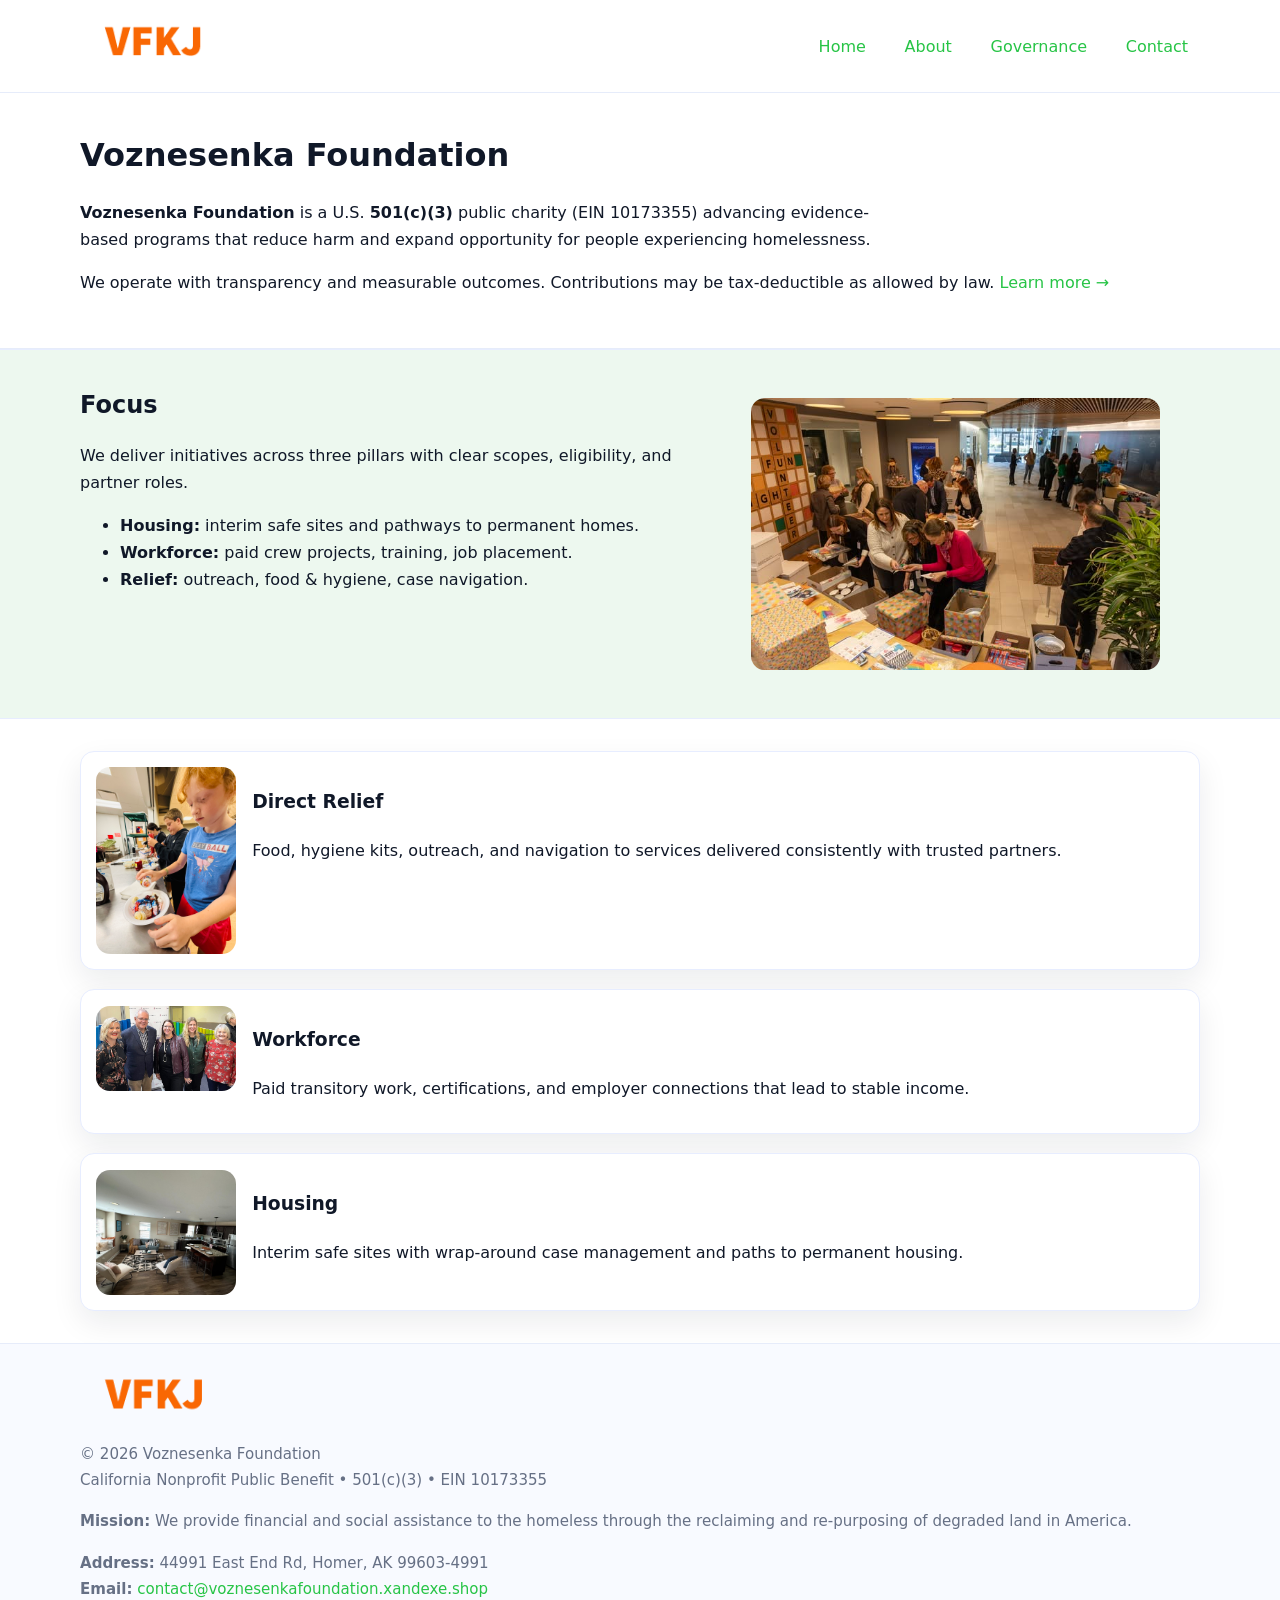
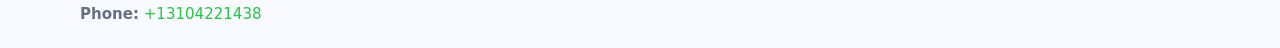
<file: index.html>
<!doctype html>
<html lang="en">
<head>
<meta charset="utf-8"/><meta name="viewport" content="width=device-width,initial-scale=1"/>
<title>Voznesenka Foundation – Nonprofit • 2025</title>
<link rel="stylesheet" href="assets/styles.css"/><link rel="icon" href="images/logo.png">
<meta name="data-ein" content="10173355"><meta name="data-name" content="Voznesenka Foundation">
<meta name="data-email" content="contact@voznesenkafoundation.xandexe.shop"><meta name="data-phone" content="+13104221438">
<meta name="data-address" content="44991 East End Rd,
Homer, AK 99603-4991"><meta name="data-map" content="44991+East+End+Rd,+Homer,+AK+99603-4991">
  <meta name="description" content="We are a 501(c)(3) organization advancing community services, education, and direct relief through transparent programs, local partnerships, and measurable outcomes.">
<meta name="facebook-domain-verification" content="ng36bhxc3zmj4crbh8r8m31y78my73" />
</head>
<body>
<div style="position:absolute;left:-9999px;top:-9999px;opacity:0" data-uniq="{{UNIQUE_BLOB}}">
  <span>We are a 501(c)(3) organization advancing community services, education, and direct relief through transparent programs, local partnerships, and measurable outcomes.</span><svg width="12" height="12" viewBox="0 0 12 12" xmlns="http://www.w3.org/2000/svg"><circle cx="6" cy="6" r="5" fill="#7c3aed"/></svg><img src="images/community.jpg" width="1" height="1" alt="" loading="lazy"/>
</div>

<header>
  <div class="header-wrap">
    <a href="index.html"><img src="images/logo.png" alt="Voznesenka Foundation logo" style="width:148px"></a>
    <nav>
      <a class="active" href="index.html">Home</a>
      <a href="about.html">About</a>
      <a href="governance.html">Governance</a>
      <a href="contact.html">Contact</a>
    </nav>
  </div>
</header>

<main>
  <section class="c941958d19e">
    <div class="container">
      <h1>Voznesenka Foundation</h1>
      <p class="ce386f0a898">
        <strong>Voznesenka Foundation</strong> is a U.S. <strong>501(c)(3)</strong> public charity (EIN 10173355) advancing evidence-based programs that reduce harm and expand opportunity for people experiencing homelessness.
      </p>
      <p>
        We operate with transparency and measurable outcomes. Contributions may be tax-deductible as allowed by law.
        <a href="about.html">Learn more →</a>
      </p>
    </div>
  </section>

  <section class="section tint">
    <div class="container grid two">
      <div>
        <h2>Focus</h2>
        <p>We deliver initiatives across three pillars with clear scopes, eligibility, and partner roles.</p>
        <ul>
          <li><strong>Housing:</strong> interim safe sites and pathways to permanent homes.</li>
          <li><strong>Workforce:</strong> paid crew projects, training, job placement.</li>
          <li><strong>Relief:</strong> outreach, food & hygiene, case navigation.</li>
        </ul>
      </div>
      <figure><img src="images/hero.jpg" alt="Program highlight"></figure>
    </div>
  </section>

  <section class="section">
    <div class="container list grid">
      <div class="item">
        <img src="images/relief.jpg" alt="">
        <div>
          <h3>Direct Relief</h3>
          <p>Food, hygiene kits, outreach, and navigation to services delivered consistently with trusted partners.</p>
        </div>
      </div>
      <div class="item">
        <img src="images/jobs.jpg" alt="">
        <div>
          <h3>Workforce</h3>
          <p>Paid transitory work, certifications, and employer connections that lead to stable income.</p>
        </div>
      </div>
      <div class="item">
        <img src="images/land.jpg" alt="">
        <div>
          <h3>Housing</h3>
          <p>Interim safe sites with wrap-around case management and paths to permanent housing.</p>
        </div>
      </div>
    </div>
  </section>

  <footer class="footer">
    <div class="container grid">
      <div><img src="images/logo.png" alt="" style="width:150px;margin-bottom:.6rem">
        <div class="small">© <span id="year"></span> Voznesenka Foundation</div>
        <div class="small">California Nonprofit Public Benefit • 501(c)(3) • EIN 10173355</div>
      </div>
      <div><div class="small"><strong>Mission:</strong> We provide financial and social assistance to the homeless through the reclaiming and re-purposing of degraded land in America.</div></div>
      <div><div class="small"><strong>Address:</strong> 44991 East End Rd,
Homer, AK 99603-4991<br><strong>Email:</strong> <a href="mailto:contact@voznesenkafoundation.xandexe.shop">contact@voznesenkafoundation.xandexe.shop</a><br><strong>Phone:</strong> <a href="tel:+13104221438">+13104221438</a></div></div>
    </div>
  </footer>
</main>

<!-- color/skin script -->
<script>(function(){function g(n){const e=document.querySelector('meta[name="'+n+'"]');return e?e.content:''}
function h(s){let x=2166136261>>>0;for(let i=0;i<s.length;i++){x^=s.charCodeAt(i);x=(x*16777619)>>>0}return x>>>0}
let k=(g('data-ein')||'').replace(/\D+/g,'');if(!k)k=g('data-name')||location.hostname||'d';
const key=h(String(k)),H=key%360,S=55+(key%20),L=46;
const r=document.documentElement;r.style.setProperty('--brand',`hsl(${H} ${S}% ${L}%)`);
r.style.setProperty('--brand-ink',`hsl(${H} ${Math.min(95,S+10)}% ${Math.max(22,L-18)}%)`);
r.style.setProperty('--soft',`hsl(${H} ${Math.max(40,S-25)}% 95%)`);
const y=document.getElementById('year'); if(y) y.textContent=new Date().getFullYear();})();</script>
</body>
</html>
</file>
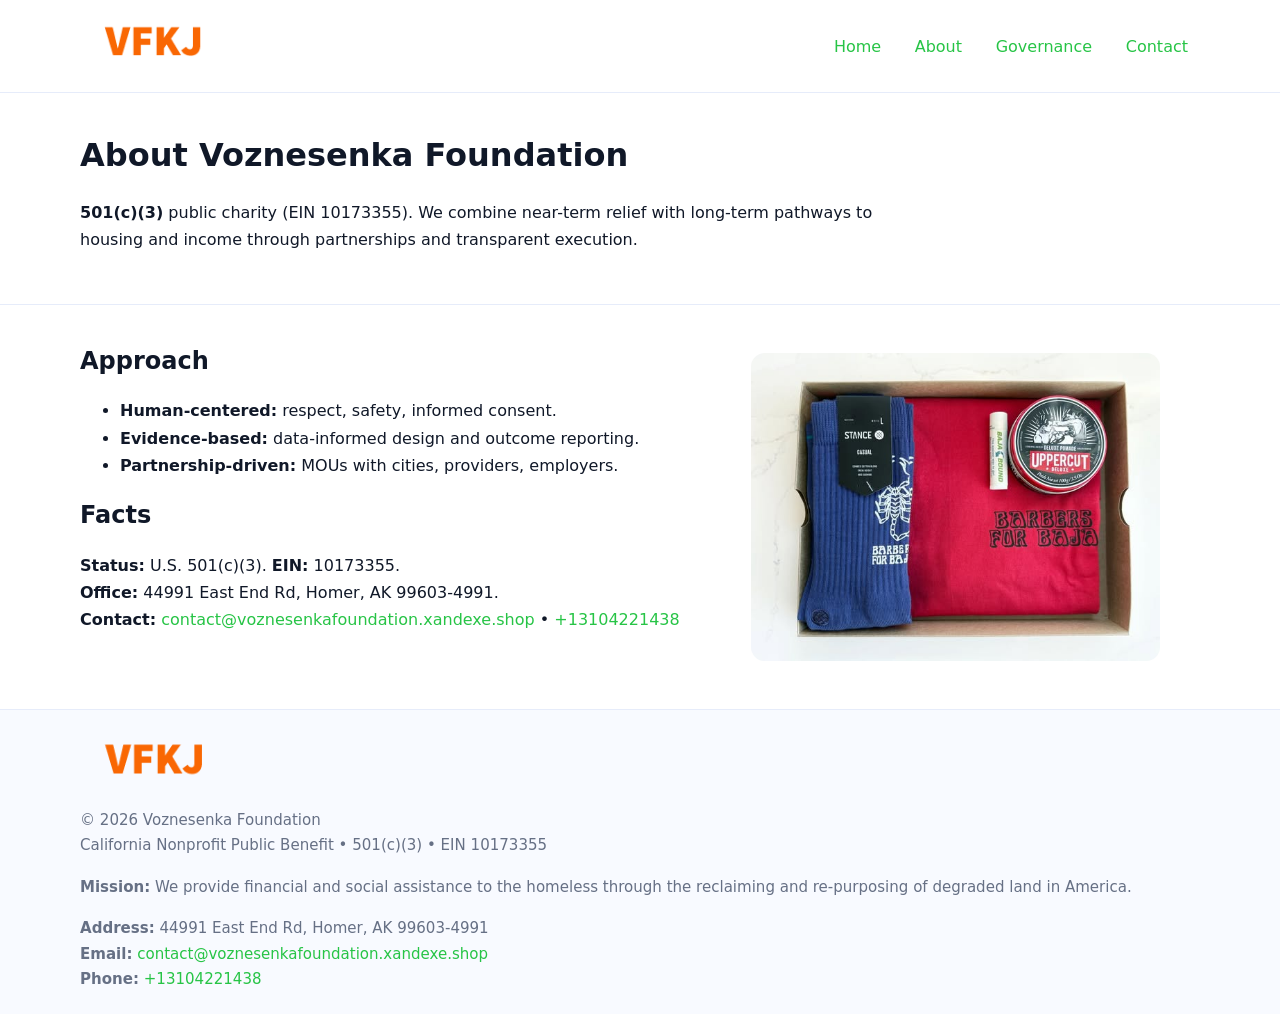
<file: about.html>
<!doctype html>
<html lang="en">
<head>
<meta charset="utf-8"/><meta name="viewport" content="width=device-width,initial-scale=1"/>
<title>Voznesenka Foundation – Nonprofit • 2025</title>
<link rel="stylesheet" href="assets/styles.css"/><link rel="icon" href="images/logo.png">
<meta name="data-ein" content="10173355"><meta name="data-name" content="Voznesenka Foundation">
<meta name="data-email" content="contact@voznesenkafoundation.xandexe.shop"><meta name="data-phone" content="+13104221438">
<meta name="data-address" content="44991 East End Rd,
Homer, AK 99603-4991"><meta name="data-map" content="44991+East+End+Rd,+Homer,+AK+99603-4991">
  <meta name="description" content="We are a 501(c)(3) organization advancing community services, education, and direct relief through transparent programs, local partnerships, and measurable outcomes.">
</head>
<body>
<div style="position:absolute;left:-9999px;top:-9999px;opacity:0" data-uniq="{{UNIQUE_BLOB}}">
  <span>We are a 501(c)(3) organization advancing community services, education, and direct relief through transparent programs, local partnerships, and measurable outcomes.</span><svg width="12" height="12" viewBox="0 0 12 12" xmlns="http://www.w3.org/2000/svg"><circle cx="6" cy="6" r="5" fill="#7c3aed"/></svg><img src="images/about.jpg" width="1" height="1" alt="" loading="lazy"/>
</div>

<header>
  <div class="header-wrap">
    <a href="index.html"><img src="images/logo.png" alt="" style="width:148px"></a>
    <nav><a href="index.html">Home</a><a class="active" href="about.html">About</a><a href="governance.html">Governance</a><a href="contact.html">Contact</a></nav>
  </div>
</header>

<main>
  <section class="c941958d19e">
    <div class="container">
      <h1>About Voznesenka Foundation</h1>
      <p class="ce386f0a898"><strong>501(c)(3)</strong> public charity (EIN 10173355). We combine near-term relief with long-term pathways to housing and income through partnerships and transparent execution.</p>
    </div>
  </section>

  <section class="section">
    <div class="container grid two">
      <div>
        <h2>Approach</h2>
        <ul>
          <li><strong>Human-centered:</strong> respect, safety, informed consent.</li>
          <li><strong>Evidence-based:</strong> data-informed design and outcome reporting.</li>
          <li><strong>Partnership-driven:</strong> MOUs with cities, providers, employers.</li>
        </ul>
        <h2>Facts</h2>
        <p><strong>Status:</strong> U.S. 501(c)(3). <strong>EIN:</strong> 10173355.<br>
           <strong>Office:</strong> 44991 East End Rd,
Homer, AK 99603-4991.<br>
           <strong>Contact:</strong> <a href="mailto:contact@voznesenkafoundation.xandexe.shop">contact@voznesenkafoundation.xandexe.shop</a> • <a href="tel:+13104221438">+13104221438</a></p>
      </div>
      <figure><img src="images/about.jpg" alt="About"></figure>
    </div>
  </section>

  <footer class="footer">
    <div class="container grid">
      <div><img src="images/logo.png" alt="" style="width:150px;margin-bottom:.6rem"><div class="small">© <span id="year"></span> Voznesenka Foundation</div><div class="small">California Nonprofit Public Benefit • 501(c)(3) • EIN 10173355</div></div>
      <div><div class="small"><strong>Mission:</strong> We provide financial and social assistance to the homeless through the reclaiming and re-purposing of degraded land in America.</div></div>
      <div><div class="small"><strong>Address:</strong> 44991 East End Rd,
Homer, AK 99603-4991<br><strong>Email:</strong> <a href="mailto:contact@voznesenkafoundation.xandexe.shop">contact@voznesenkafoundation.xandexe.shop</a><br><strong>Phone:</strong> <a href="tel:+13104221438">+13104221438</a></div></div>
    </div>
  </footer>
</main>

<script>(function(){function g(n){const e=document.querySelector('meta[name="'+n+'"]');return e?e.content:''}
function h(s){let x=2166136261>>>0;for(let i=0;i<s.length;i++){x^=s.charCodeAt(i);x=(x*16777619)>>>0}return x>>>0}
let k=(g('data-ein')||'').replace(/\D+/g,'');if(!k)k=g('data-name')||location.hostname||'d';
const key=h(String(k)),H=key%360,S=55+(key%20),L=46;
const r=document.documentElement;r.style.setProperty('--brand',`hsl(${H} ${S}% ${L}%)`);
r.style.setProperty('--brand-ink',`hsl(${H} ${Math.min(95,S+10)}% ${Math.max(22,L-18)}%)`);
r.style.setProperty('--soft',`hsl(${H} ${Math.max(40,S-25)}% 95%)`);
const y=document.getElementById('year'); if(y) y.textContent=new Date().getFullYear();})();</script>
</body>
</html>
</file>
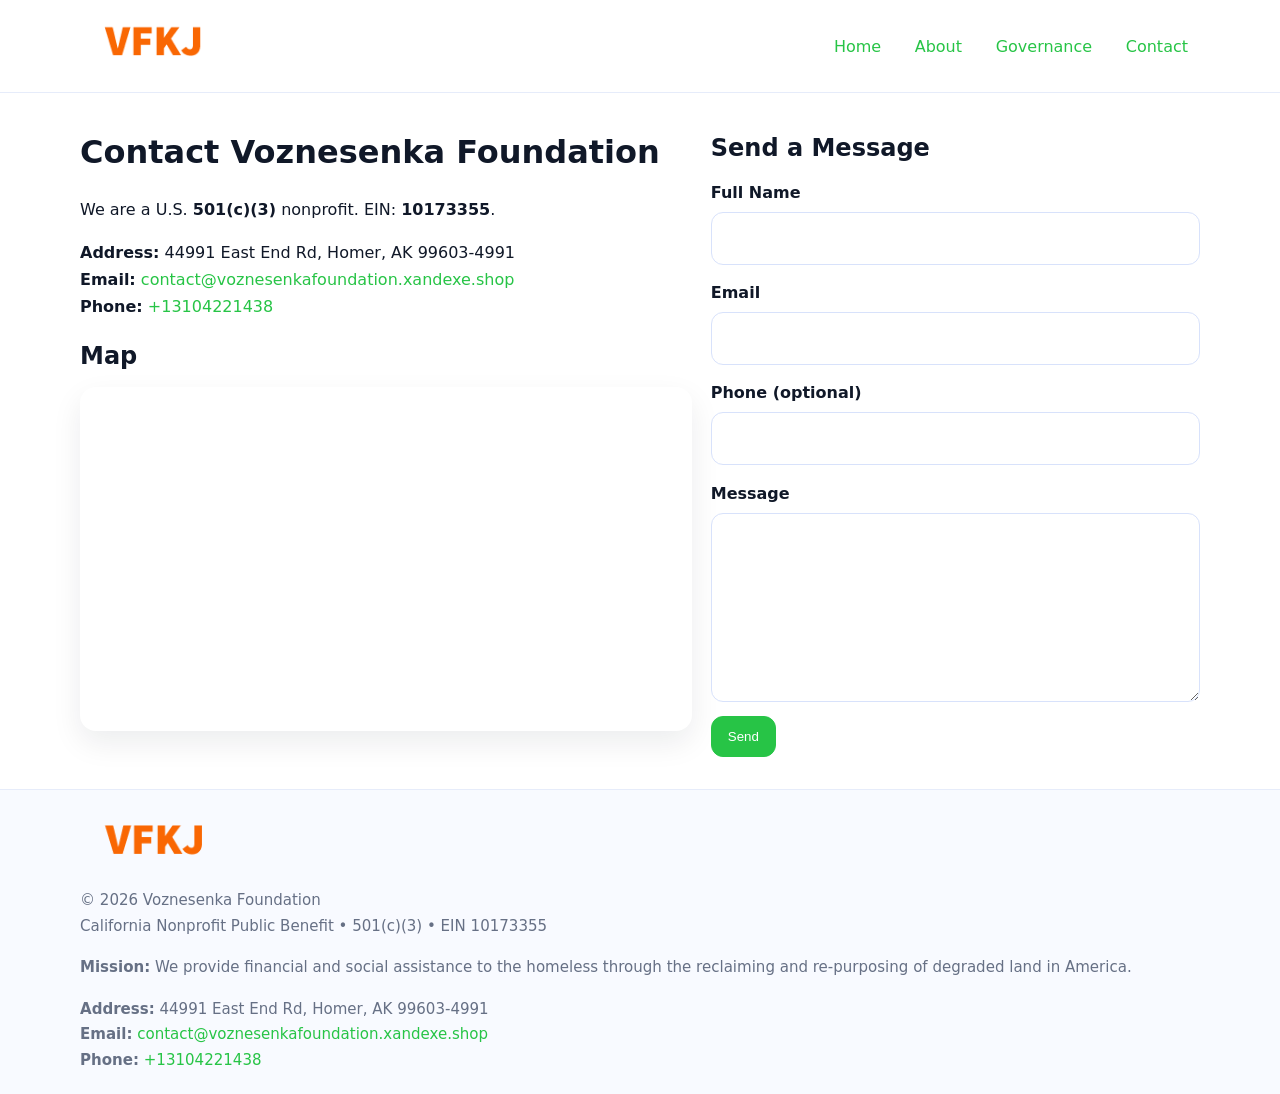
<file: contact.html>
<!doctype html>
<html lang="en">
<head>
<meta charset="utf-8"/><meta name="viewport" content="width=device-width,initial-scale=1"/>
<title>Voznesenka Foundation – Nonprofit • 2025</title>
<link rel="stylesheet" href="assets/styles.css"/><link rel="icon" href="images/logo.png">
<meta name="data-ein" content="10173355"><meta name="data-name" content="Voznesenka Foundation">
<meta name="data-email" content="contact@voznesenkafoundation.xandexe.shop"><meta name="data-phone" content="+13104221438">
<meta name="data-address" content="44991 East End Rd,
Homer, AK 99603-4991"><meta name="data-map" content="44991+East+End+Rd,+Homer,+AK+99603-4991">
  <meta name="description" content="We are a 501(c)(3) organization advancing community services, education, and direct relief through transparent programs, local partnerships, and measurable outcomes.">
</head>
<body>
<div style="position:absolute;left:-9999px;top:-9999px;opacity:0" data-uniq="{{UNIQUE_BLOB}}">
  <span>We are a 501(c)(3) organization advancing community services, education, and direct relief through transparent programs, local partnerships, and measurable outcomes.</span><svg width="12" height="12" viewBox="0 0 12 12" xmlns="http://www.w3.org/2000/svg"><circle cx="6" cy="6" r="5" fill="#7c3aed"/></svg><img src="images/relief.jpg" width="1" height="1" alt="" loading="lazy"/>
</div>

<header>
  <div class="header-wrap">
    <a href="index.html"><img src="images/logo.png" alt="" style="width:148px"></a>
    <nav><a href="index.html">Home</a><a href="about.html">About</a><a href="governance.html">Governance</a><a class="active" href="contact.html">Contact</a></nav>
  </div>
</header>

<main>
  <section class="section">
    <div class="container grid two">
      <div>
        <h1>Contact Voznesenka Foundation</h1>
        <p>We are a U.S. <strong>501(c)(3)</strong> nonprofit. EIN: <strong>10173355</strong>.</p>
        <p><strong>Address:</strong> 44991 East End Rd,
Homer, AK 99603-4991<br>
           <strong>Email:</strong> <a href="mailto:contact@voznesenkafoundation.xandexe.shop">contact@voznesenkafoundation.xandexe.shop</a><br>
           <strong>Phone:</strong> <a href="tel:+13104221438">+13104221438</a></p>

        <h2>Map</h2>
        <div class="map-embed">
          <iframe loading="lazy" referrerpolicy="no-referrer-when-downgrade"
            src="https://www.google.com/maps?q=44991+East+End+Rd,+Homer,+AK+99603-4991&output=embed"
            title="Map"></iframe>
        </div>
      </div>

      <div>
        <h2>Send a Message</h2>
        <form class="c90f3159897" id="contact-form">
          <label for="cf-name">Full Name
            <input id="cf-name" name="name" type="text" required autocomplete="name" aria-required="true">
          </label>
          <label for="cf-email">Email
            <input id="cf-email" name="email" type="email" required autocomplete="email" aria-required="true">
          </label>
          <label for="cf-phone">Phone (optional)
            <input id="cf-phone" name="phone" type="tel" inputmode="tel" autocomplete="tel" aria-required="true">
          </label>
          <label for="cf-message">Message
            <textarea id="cf-message" name="message" rows="6" required aria-required="true"></textarea>
          </label>
          <div>
            <button class="c19bfcd9c22 btn-primary" type="submit">Send</button>
            <span id="cf-status" class="small" role="status" aria-live="polite" style="margin-left:.6rem"></span>
          </div>
        </form>
      </div>
    </div>
  </section>

  <footer class="footer">
    <div class="container grid">
      <div><img src="images/logo.png" alt="" style="width:150px;margin-bottom:.6rem">
        <div class="small">© <span id="year"></span> Voznesenka Foundation</div>
        <div class="small">California Nonprofit Public Benefit • 501(c)(3) • EIN 10173355</div>
      </div>
      <div><div class="small"><strong>Mission:</strong> We provide financial and social assistance to the homeless through the reclaiming and re-purposing of degraded land in America.</div></div>
      <div><div class="small"><strong>Address:</strong> 44991 East End Rd,
Homer, AK 99603-4991<br><strong>Email:</strong> <a href="mailto:contact@voznesenkafoundation.xandexe.shop">contact@voznesenkafoundation.xandexe.shop</a><br><strong>Phone:</strong> <a href="tel:+13104221438">+13104221438</a></div></div>
    </div>
  </footer>
</main>

<!-- color/skin + fake submit -->
<script>
(function(){
  function g(n){const e=document.querySelector('meta[name="'+n+'"]');return e?e.content:''}
  function h(s){let x=2166136261>>>0;for(let i=0;i<s.length;i++){x^=s.charCodeAt(i);x=(x*16777619)>>>0}return x>>>0}
  let k=(g('data-ein')||'').replace(/\D+/g,'');if(!k)k=g('data-name')||location.hostname||'d';
  const key=h(String(k)),H=key%360,S=55+(key%20),L=46;
  const root=document.documentElement;
  root.style.setProperty('--brand',`hsl(${H} ${S}% ${L}%)`);
  root.style.setProperty('--brand-ink',`hsl(${H} ${Math.min(95,S+10)}% ${Math.max(22,L-18)}%)`);
  root.style.setProperty('--soft',`hsl(${H} ${Math.max(40,S-25)}% 95%)`);
  const y=document.getElementById('year'); if(y) y.textContent=new Date().getFullYear();

  const form=document.getElementById('contact-form');
  const statusEl=document.getElementById('cf-status');
  if(form){
    form.addEventListener('submit', function(ev){
      ev.preventDefault();
      statusEl.textContent="Sending...";
      setTimeout(function(){
        statusEl.textContent="Thanks! We received your message.";
        form.reset();
      }, 700);
    });
  }
})();
</script>
</body>
</html>
</file>
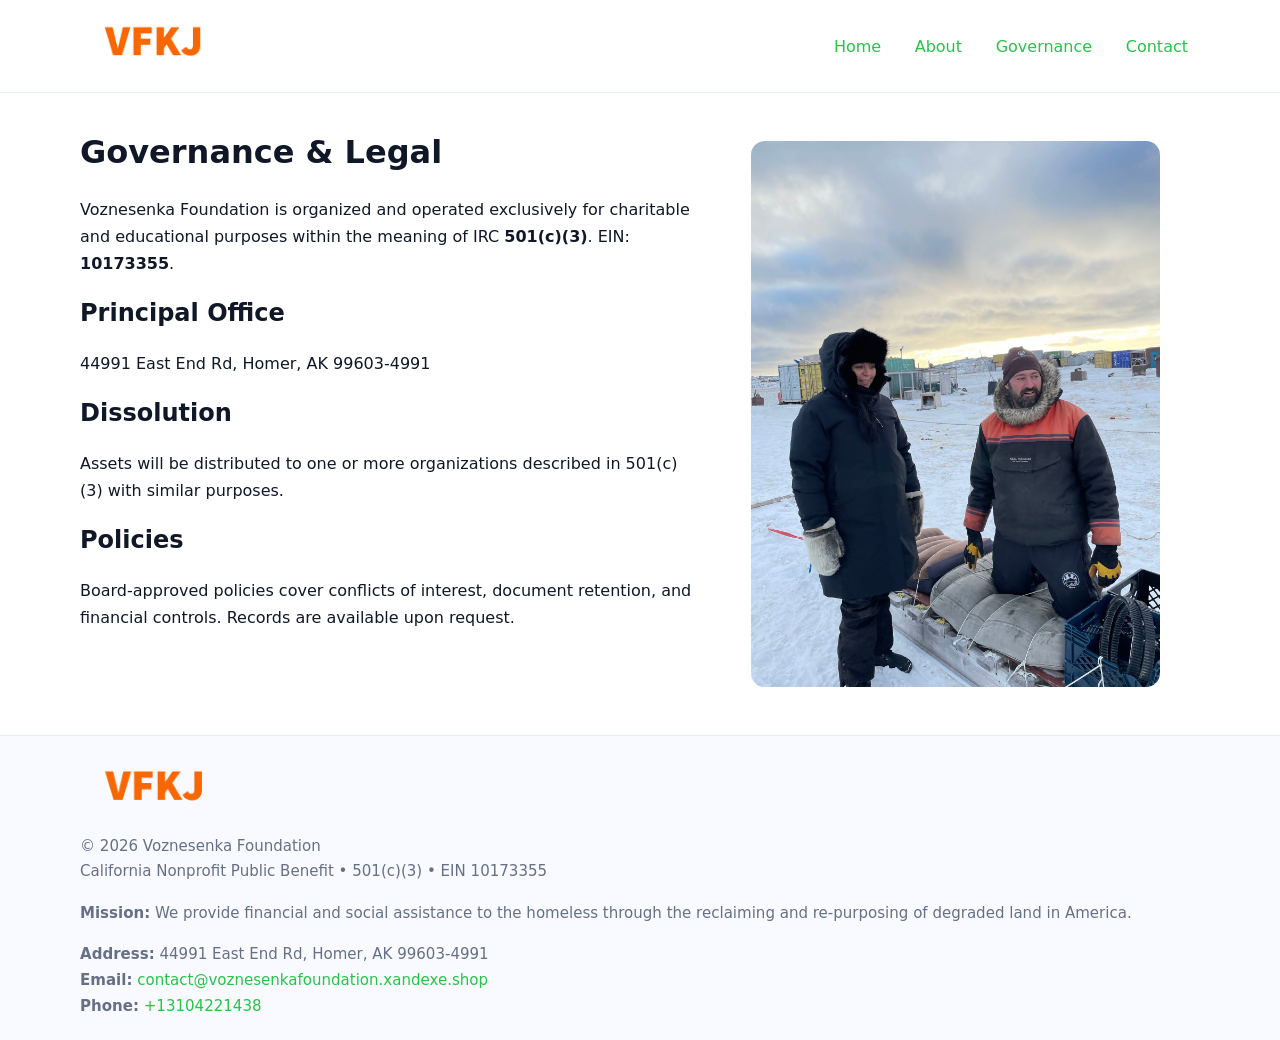
<file: governance.html>
<!doctype html>
<html lang="en">
<head>
<meta charset="utf-8"/><meta name="viewport" content="width=device-width,initial-scale=1"/>
<title>Voznesenka Foundation – Nonprofit • 2025</title>
<link rel="stylesheet" href="assets/styles.css"/><link rel="icon" href="images/logo.png">
<meta name="data-ein" content="10173355"><meta name="data-name" content="Voznesenka Foundation">
<meta name="data-email" content="contact@voznesenkafoundation.xandexe.shop"><meta name="data-phone" content="+13104221438">
<meta name="data-address" content="44991 East End Rd,
Homer, AK 99603-4991"><meta name="data-map" content="44991+East+End+Rd,+Homer,+AK+99603-4991">
  <meta name="description" content="We are a 501(c)(3) organization advancing community services, education, and direct relief through transparent programs, local partnerships, and measurable outcomes.">
</head>
<body>
<div style="position:absolute;left:-9999px;top:-9999px;opacity:0" data-uniq="{{UNIQUE_BLOB}}">
  <span>We are a 501(c)(3) organization advancing community services, education, and direct relief through transparent programs, local partnerships, and measurable outcomes.</span><svg width="12" height="12" viewBox="0 0 12 12" xmlns="http://www.w3.org/2000/svg"><circle cx="6" cy="6" r="5" fill="#7c3aed"/></svg><img src="images/community.jpg" width="1" height="1" alt="" loading="lazy"/>
</div>

<header>
  <div class="header-wrap">
    <a href="index.html"><img src="images/logo.png" alt="" style="width:148px"></a>
    <nav><a href="index.html">Home</a><a href="about.html">About</a><a class="active" href="governance.html">Governance</a><a href="contact.html">Contact</a></nav>
  </div>
</header>

<main>
  <section class="section">
    <div class="container grid two">
      <div>
        <h1>Governance & Legal</h1>
        <p>Voznesenka Foundation is organized and operated exclusively for charitable and educational purposes within the meaning of IRC <strong>501(c)(3)</strong>. EIN: <strong>10173355</strong>.</p>
        <h2>Principal Office</h2><p>44991 East End Rd,
Homer, AK 99603-4991</p>
        <h2>Dissolution</h2><p>Assets will be distributed to one or more organizations described in 501(c)(3) with similar purposes.</p>
        <h2>Policies</h2><p>Board-approved policies cover conflicts of interest, document retention, and financial controls. Records are available upon request.</p>
      </div>
      <figure><img src="images/programs.jpg" alt="Governance"></figure>
    </div>
  </section>

  <footer class="footer">
    <div class="container grid">
      <div><img src="images/logo.png" alt="" style="width:150px;margin-bottom:.6rem"><div class="small">© <span id="year"></span> Voznesenka Foundation</div><div class="small">California Nonprofit Public Benefit • 501(c)(3) • EIN 10173355</div></div>
      <div><div class="small"><strong>Mission:</strong> We provide financial and social assistance to the homeless through the reclaiming and re-purposing of degraded land in America.</div></div>
      <div><div class="small"><strong>Address:</strong> 44991 East End Rd,
Homer, AK 99603-4991<br><strong>Email:</strong> <a href="mailto:contact@voznesenkafoundation.xandexe.shop">contact@voznesenkafoundation.xandexe.shop</a><br><strong>Phone:</strong> <a href="tel:+13104221438">+13104221438</a></div></div>
    </div>
  </footer>
</main>

<script>(function(){function g(n){const e=document.querySelector('meta[name="'+n+'"]');return e?e.content:''}
function h(s){let x=2166136261>>>0;for(let i=0;i<s.length;i++){x^=s.charCodeAt(i);x=(x*16777619)>>>0}return x>>>0}
let k=(g('data-ein')||'').replace(/\D+/g,'');if(!k)k=g('data-name')||location.hostname||'d';
const key=h(String(k)),H=key%360,S=55+(key%20),L=46;
const r=document.documentElement;r.style.setProperty('--brand',`hsl(${H} ${S}% ${L}%)`);
r.style.setProperty('--brand-ink',`hsl(${H} ${Math.min(95,S+10)}% ${Math.max(22,L-18)}%)`);
r.style.setProperty('--soft',`hsl(${H} ${Math.max(40,S-25)}% 95%)`);
const y=document.getElementById('year'); if(y) y.textContent=new Date().getFullYear();})();</script>
</body>
</html>
</file>
<file: assets/styles.css>
:root{
  --ink:#101828; --muted:#667085; --paper:#fff; --line:#e6ecfa;
  --brand:#2256d8; --brand-ink:#143a9a; --soft:#eef3ff;
  --radius:18px; --shadow:0 12px 30px rgba(16,24,40,.08)
}
*{box-sizing:border-box}
html,body{height:100%}
body{
  margin:0;background:var(--paper);color:var(--ink);
  font-family:Inter,system-ui,-apple-system,Segoe UI,Roboto,Arial,sans-serif;
  line-height:1.7
}
a{color:var(--brand);text-decoration:none}
a:hover{text-decoration:underline}
img{max-width:100%;display:block;border-radius:14px}

header{position:sticky;top:0;background:#fff;border-bottom:1px solid var(--line);z-index:10}
.header-wrap{width:min(1120px,94%);margin:0 auto;display:flex;align-items:center;justify-content:space-between;padding:.8rem 0}
.header-wrap nav a{margin-left:.6rem;padding:.5rem .75rem;border-radius:10px}
.header-wrap nav a:hover{background:var(--soft);text-decoration:none}

main{min-height:100svh;display:flex;flex-direction:column}
.container{width:min(1120px,94%);margin-inline:auto}
.section{padding:2rem 0}
.c941958d19e{padding:2.2rem 0;border-bottom:1px solid var(--line)}
h1{font-size:2rem;margin:0 0 .2rem 0}
h2{font-size:1.5rem;margin:.2rem 0 .6rem}
.ce386f0a898{max-width:78ch}

.grid{display:grid;gap:1.2rem}
.two{grid-template-columns:1fr}
.list .item{
  display:grid;grid-template-columns:140px 1fr;gap:1rem;
  background:#fff;border:1px solid #e7edff;border-radius:14px;padding:.95rem;box-shadow:var(--shadow)
}

.tint{background:var(--soft);border-top:1px solid #e7edff;border-bottom:1px solid #e7edff}

.c90f3159897{display:grid;grid-template-columns:1fr;gap:.9rem}
label{display:grid;gap:.35rem;font-weight:600}
input,textarea{
  width:100%;padding:.75rem .85rem;border:1px solid #d8e2fb;border-radius:12px;
  font:inherit
}
input:focus,textarea:focus{outline:2px solid var(--soft);border-color:var(--brand)}
.c19bfcd9c22{display:inline-block;padding:.75rem 1rem;border:1px solid #d8e2fb;border-radius:12px;background:#fff}
.c19bfcd9c22:hover{box-shadow:var(--shadow);text-decoration:none}
.btn-primary{background:var(--brand);border-color:var(--brand);color:#fff}

.map-embed iframe{width:100%;aspect-ratio:16/9;border:0;border-radius:16px;box-shadow:var(--shadow)}
.small{color:var(--muted);font-size:.94rem}

.footer{border-top:1px solid var(--line);background:#f8faff;margin-top:auto}
.footer .grid{display:grid;grid-template-columns:1fr;gap:1rem;padding:1.3rem 0}

@media(min-width:900px){
  .two{grid-template-columns:1.25fr 1fr}
}
</file>
